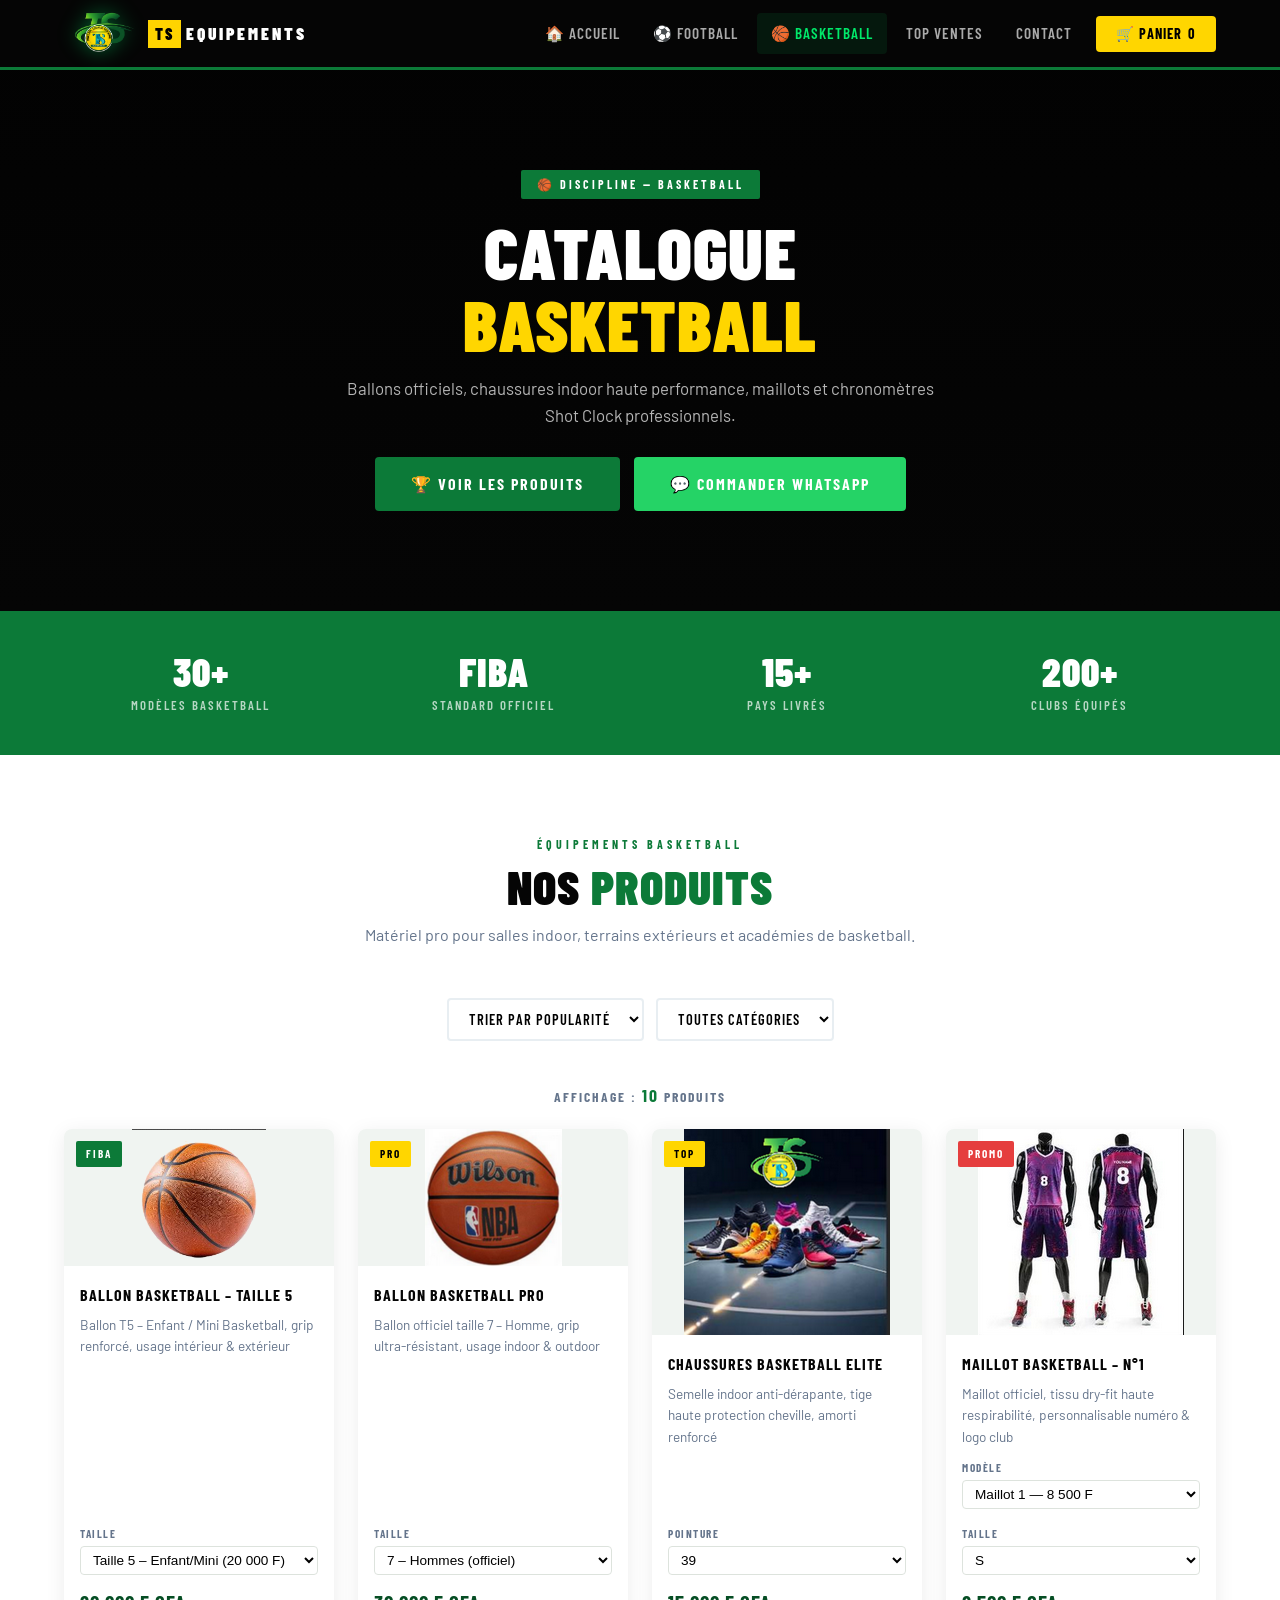
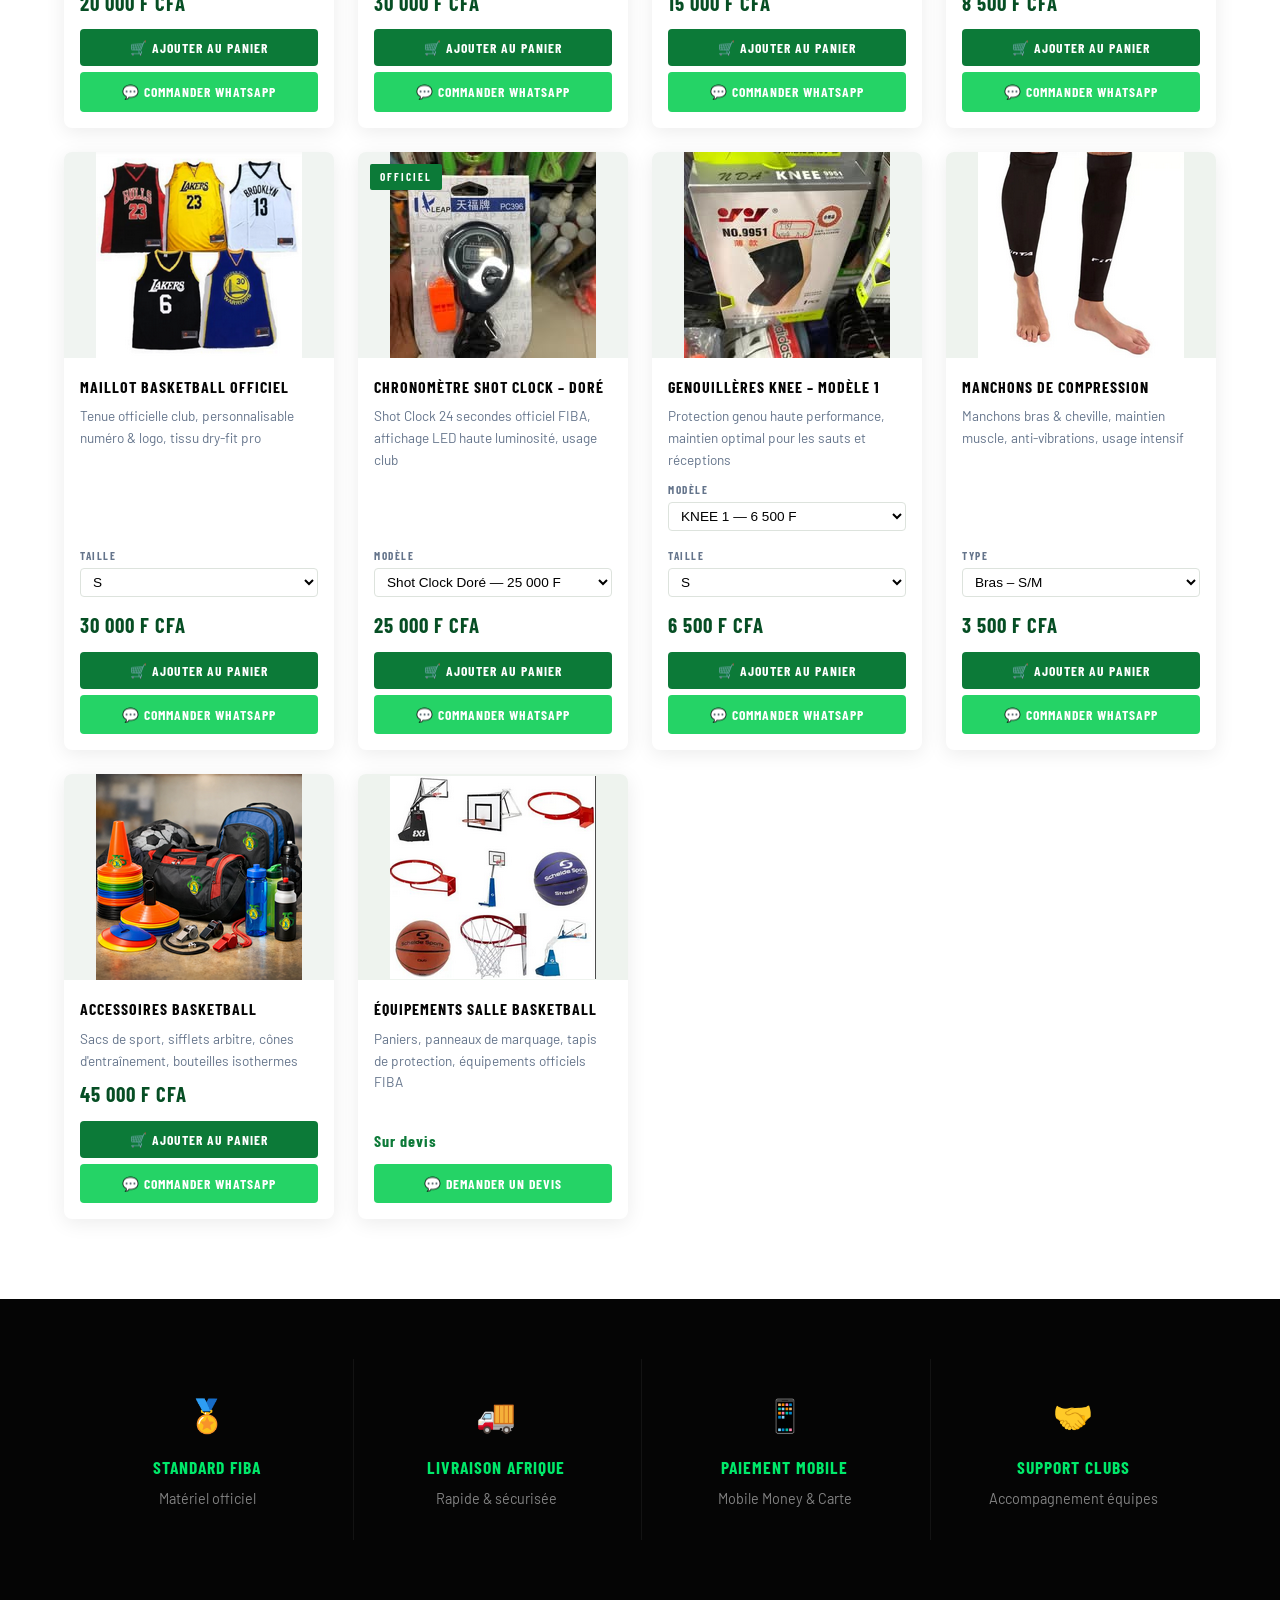
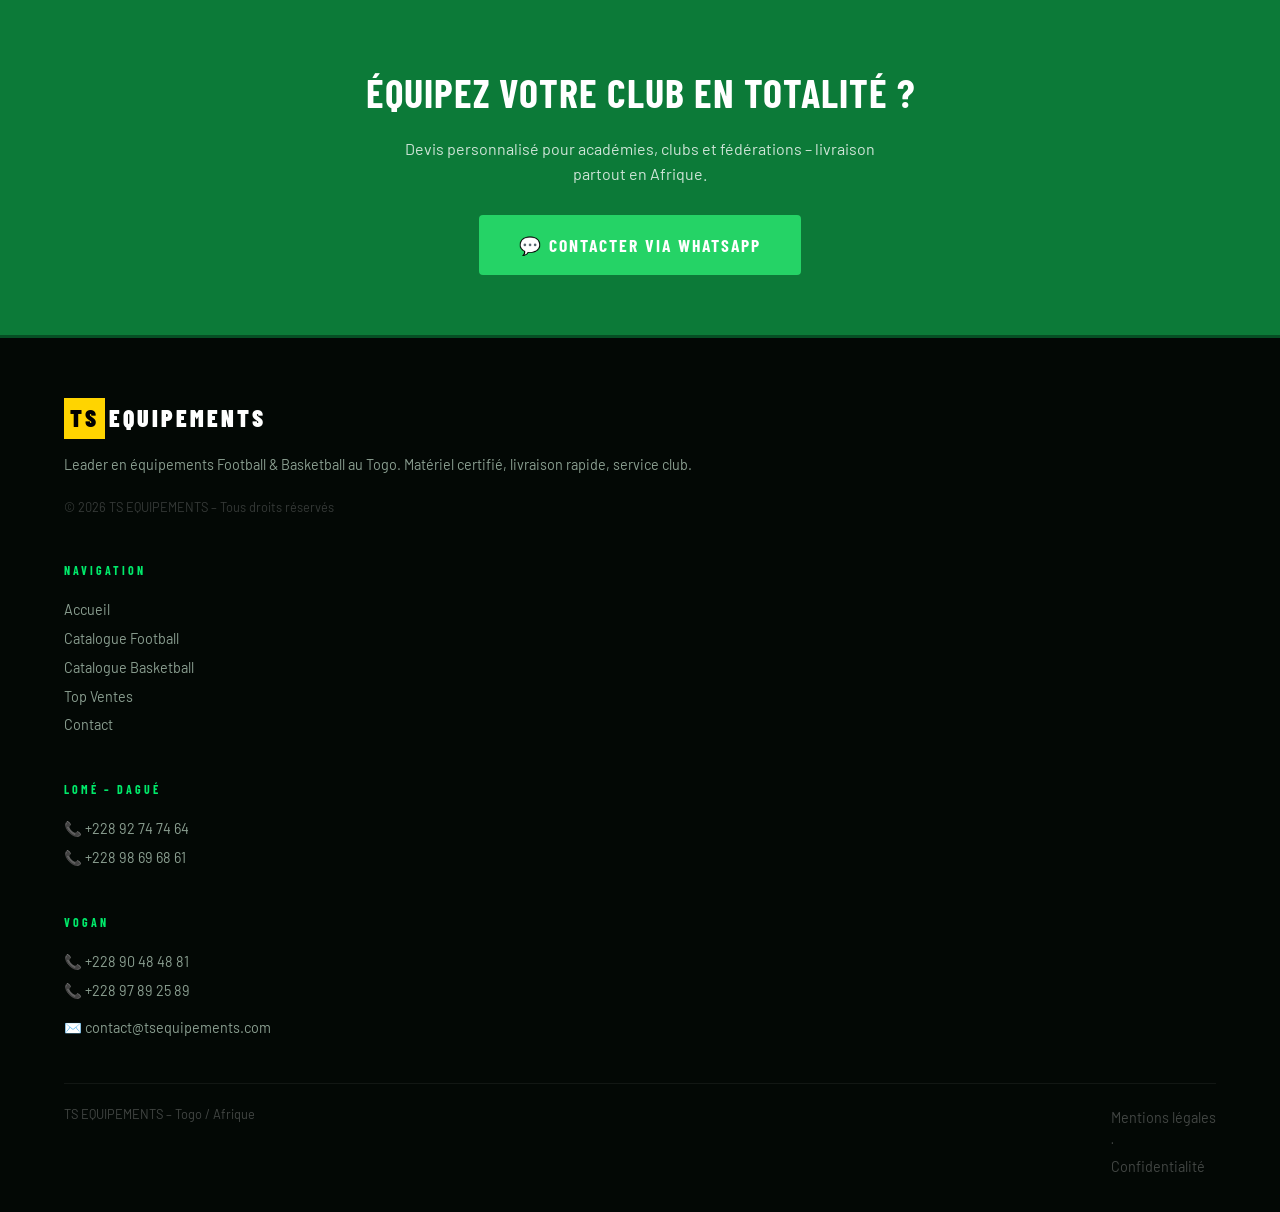
<file: pages/basketball.html>
<!DOCTYPE html>
<html lang="fr">
<head>
<meta charset="UTF-8">
<title>TS EQUIPEMENTS – Catalogue Basketball</title>
<meta name="viewport" content="width=device-width, initial-scale=1.0">
<meta name="description" content="Catalogue Basketball TS EQUIPEMENTS – Ballons officiels, chaussures, maillots et chronomètres professionnels au Togo et en Afrique.">
<meta property="og:title" content="TS EQUIPEMENTS – Catalogue Basketball">
<meta property="og:description" content="Équipements Basketball haute performance. Lomé & Vogan, Togo.">
<meta property="og:image" content="../assets/logo-ts.png">
<link rel="icon" href="../assets/logo-ts.png" type="image/png">
<link rel="preconnect" href="https://fonts.googleapis.com">
<link rel="preconnect" href="https://fonts.gstatic.com" crossorigin>
<link rel="stylesheet" href="../style.css">
<style>
/* ══ IMAGES PRODUITS — tailles réelles assets, miroir exact index.html ══ */
.pi-sq   { width:100%; height:206px; background:#f0f4f1; display:flex; align-items:center; justify-content:center; overflow:hidden; }
.pi-sq   img { width:206px; height:206px; object-fit:contain; transition:opacity .22s, transform .35s; }
.pi-land { width:100%; height:155px; background:#f0f4f1; display:flex; align-items:center; justify-content:center; overflow:hidden; }
.pi-land img { width:100%; max-width:206px; height:155px; object-fit:contain; transition:opacity .22s, transform .35s; }
/* Ballon Basketball Pro — 206×137 */
.pi-bball { width:100%; height:137px; background:#f0f4f1; display:flex; align-items:center; justify-content:center; overflow:hidden; }
.pi-bball img { width:100%; max-width:206px; height:137px; object-fit:contain; transition:opacity .22s, transform .35s; }
.pi-sq img:hover, .pi-land img:hover, .pi-bball img:hover { transform:scale(1.06); }
.img-fading { opacity:0 !important; }

/* ══ SÉLECTEUR MODÈLE — identique index.html ══ */
.model-sel { display:flex; flex-direction:column; gap:3px; margin:5px 0; }
.model-sel label { font-family:'Barlow Condensed',sans-serif; font-size:.7rem; font-weight:700; letter-spacing:1.5px; text-transform:uppercase; color:#64748b; }
.model-sel select { padding:5px 8px; border-radius:4px; border:1px solid #dde3dd; font-size:.85rem; background:white; cursor:pointer; outline:none; }
.model-sel select:focus { border-color:var(--green); }

/* ══ HEADER LOGO BADGE — identique index.html ══ */
.lt-ts {
  background:#ffd400; color:#000;
  font-family:'Barlow Condensed',sans-serif;
  font-weight:900; font-size:1rem; letter-spacing:2px;
  padding:2px 7px; margin-right:5px;
  display:inline-block; line-height:1.5;
}
.lt-equip {
  color:#ffffff;
  font-family:'Barlow Condensed',sans-serif;
  font-weight:900; font-size:1.1rem; letter-spacing:3px;
}

/* ══ FOOTER LOGO BADGE — identique index.html ══ */
.fl-ts  { background:#ffd400; color:#000; font-weight:900; padding:1px 6px; margin-right:4px; display:inline-block; }
.fl-equip { color:#ffffff; letter-spacing:3px; }

/* ══ COMPTEUR PRODUITS ══ */
.cat-count {
  text-align:center; margin-bottom:20px;
  font-family:'Barlow Condensed',sans-serif; font-size:.85rem;
  font-weight:700; letter-spacing:2px; color:var(--gray); text-transform:uppercase;
}
.cat-count span { color:var(--green); font-size:1.1rem; }

/* ══ PAGE HERO h1 ══ */
.page-hero h1 { color:white; }
.page-hero h1 .accent { color:var(--yellow); }
</style>
</head>
<body>

<div class="toast" id="toast">✔ Produit ajouté au panier !</div>

<!-- ════ HEADER ════ -->
<header>
  <div class="logo-box">
    <img src="../assets/logo-ts.png" alt="Logo TS EQUIPEMENTS">
    <div class="logo-text">
      <span class="lt-ts">TS</span><span class="lt-equip">EQUIPEMENTS</span>
    </div>
  </div>
  <div class="burger" id="burger" role="button" tabindex="0" aria-label="Menu">
    <div></div><div></div><div></div>
  </div>
  <nav>
    <div class="nav-links" id="nav-links">
      <a href="../index.html">🏠 Accueil</a>
      <a href="football.html">⚽ Football</a>
      <a href="basketball.html" class="active">🏀 Basketball</a>
      <a href="../index.html#bestsellers">Top Ventes</a>
      <a href="../index.html#contact">Contact</a>
    </div>
    <button class="cart-btn" aria-label="Panier">🛒 Panier <span id="cart-count">0</span></button>
  </nav>
</header>

<!-- ════ PAGE HERO ════ -->
<section class="page-hero">
  <div class="page-hero-bg" style="background-image:url('https://images.unsplash.com/photo-1546519638-68e109498ffc?auto=format&fit=crop&w=1600&q=80'); background-position:center;"></div>
  <div class="page-hero-overlay"></div>
  <div class="page-hero-content">
    <span class="hero-tag">🏀 Discipline — Basketball</span>
    <h1>CATALOGUE<br><span class="accent">BASKETBALL</span></h1>
    <p>Ballons officiels, chaussures indoor haute performance, maillots et chronomètres Shot Clock professionnels.</p>
    <div style="margin-top:28px; display:flex; gap:14px; justify-content:center; flex-wrap:wrap;">
      <a href="#catalogue" class="btn-primary">🏆 Voir les produits</a>
      <a href="https://wa.me/22892747464" target="_blank" rel="noopener" class="btn-whatsapp">💬 Commander WhatsApp</a>
    </div>
  </div>
</section>

<!-- ════ STATS ════ -->
<div class="stats-strip">
  <div class="stat-item"><h3>30+</h3><p>Modèles Basketball</p></div>
  <div class="stat-item"><h3>FIBA</h3><p>Standard officiel</p></div>
  <div class="stat-item"><h3>15+</h3><p>Pays livrés</p></div>
  <div class="stat-item"><h3>200+</h3><p>Clubs équipés</p></div>
</div>

<!-- ════ CATALOGUE ════ -->
<section class="section" id="catalogue" style="background:white;">
  <div class="section-header">
    <span class="eyebrow">Équipements Basketball</span>
    <h2>NOS <span>PRODUITS</span></h2>
    <p>Matériel pro pour salles indoor, terrains extérieurs et académies de basketball.</p>
  </div>

  <!-- FILTRES -->
  <div class="filter-bar">
    <select id="sort-sel" aria-label="Trier par">
      <option value="default">Trier par popularité</option>
      <option value="asc">Prix croissant</option>
      <option value="desc">Prix décroissant</option>
    </select>
    <select id="cat-sel" aria-label="Catégorie">
      <option value="all">Toutes catégories</option>
      <option value="ballons">🏀 Ballons</option>
      <option value="chaussures">👟 Chaussures</option>
      <option value="maillots">👕 Maillots</option>
      <option value="chronometres">⏱ Chronomètres</option>
      <option value="accessoires">🎽 Accessoires</option>
    </select>
  </div>

  <p class="cat-count">Affichage : <span id="prod-count">10</span> produits</p>

  <div class="product-grid" id="pgrid">

    <!-- ── 1. BALLON BASKETBALL (T5 & T6) ── -->
    <div class="product" data-category="ballons" data-price="20000">
      <div class="badge new">FIBA</div>
      <div class="pi-bball" id="wrap-bask-b">
        <img id="img-bask-b"
          src="../assets/bask ball taille 5 .png"
          alt="Ballon Basketball Taille 5"
          onerror="this.style.display='none';this.parentElement.innerHTML='<span style=font-size:3rem;opacity:.3>🏀</span>'">
      </div>
      <div class="product-body">
        <h4 id="name-bask-b">Ballon Basketball – Taille 5</h4>
        <p id="desc-bask-b">Ballon T5 – Enfant / Mini Basketball, grip renforcé, usage intérieur &amp; extérieur</p>
        <div class="model-sel">
          <label>Taille</label>
          <select onchange="changeBaskB(this.value)">
            <option value="5" selected>Taille 5 – Enfant/Mini (20 000 F)</option>
            <option value="6">Taille 6 – Femmes &amp; Juniors (25 000 F)</option>
          </select>
        </div>
        <div class="price" id="price-bask-b">20 000 F CFA</div>
        <div class="product-actions">
          <button class="add">🛒 Ajouter au panier</button>
          <a href="https://wa.me/22892747464" target="_blank" rel="noopener" class="whatsapp-btn">💬 Commander WhatsApp</a>
        </div>
      </div>
    </div>

    <!-- ── 2. BALLON BASKETBALL PRO (206×137) ── -->
    <div class="product" data-category="ballons" data-price="30000">
      <div class="badge">PRO</div>
      <div class="pi-bball">
        <img src="../assets/Ballon Basketball Pro.png"
          alt="Ballon Basketball Pro"
          onerror="this.style.display='none';this.parentElement.innerHTML='<span style=font-size:3rem;opacity:.3>🏀</span>'">
      </div>
      <div class="product-body">
        <h4>Ballon Basketball Pro</h4>
        <p>Ballon officiel taille 7 – Homme, grip ultra-résistant, usage indoor &amp; outdoor</p>
        <div class="model-sel">
          <label>Taille</label>
          <select>
            <option>5 – Enfant</option>
            <option>6 – Femmes/Juniors</option>
            <option selected>7 – Hommes (officiel)</option>
          </select>
        </div>
        <div class="price">30 000 F CFA</div>
        <div class="product-actions">
          <button class="add">🛒 Ajouter au panier</button>
          <a href="https://wa.me/22892747464" target="_blank" rel="noopener" class="whatsapp-btn">💬 Commander WhatsApp</a>
        </div>
      </div>
    </div>

    <!-- ── 3. CHAUSSURES BASKETBALL ELITE ── -->
    <div class="product" data-category="chaussures" data-price="15000">
      <div class="badge">TOP</div>
      <div class="pi-sq">
        <img src="../assets/Chaussures Basky Elite.png"
          alt="Chaussures Basketball Elite"
          onerror="this.style.display='none';this.parentElement.innerHTML='<span style=font-size:3rem;opacity:.3>👟</span>'">
      </div>
      <div class="product-body">
        <h4>Chaussures Basketball Elite</h4>
        <p>Semelle indoor anti-dérapante, tige haute protection cheville, amorti renforcé</p>
        <div class="model-sel">
          <label>Pointure</label>
          <select>
            <option>39</option><option>40</option><option>41</option>
            <option>42</option><option>43</option><option>44</option><option>45</option>
          </select>
        </div>
        <div class="price">15 000 F CFA</div>
        <div class="product-actions">
          <button class="add">🛒 Ajouter au panier</button>
          <a href="https://wa.me/22892747464" target="_blank" rel="noopener" class="whatsapp-btn">💬 Commander WhatsApp</a>
        </div>
      </div>
    </div>

    <!-- ── 4. MAILLOT BASKETBALL (12 modèles dynamiques) ── -->
    <div class="product" data-category="maillots" data-price="8500">
      <div class="badge promo">PROMO</div>
      <div class="pi-sq" id="wrap-bmaillot">
        <img id="img-bmaillot"
          src="../assets/Maillot de basketball 1.png"
          alt="Maillot Basketball 1"
          onerror="this.style.display='none';this.parentElement.innerHTML='<span style=font-size:3rem;opacity:.3>👕</span>'">
      </div>
      <div class="product-body">
        <h4 id="name-bmaillot">Maillot Basketball – N°1</h4>
        <p>Maillot officiel, tissu dry-fit haute respirabilité, personnalisable numéro &amp; logo club</p>
        <div class="model-sel">
          <label>Modèle</label>
          <select onchange="changeBMaillotB(this.value)">
            <option value="1">Maillot 1 — 8 500 F</option>
            <option value="2">Maillot 2 — 8 500 F</option>
            <option value="3">Maillot 3 — 7 500 F</option>
            <option value="4">Maillot 4 — 8 500 F</option>
            <option value="5">Maillot 5 — 7 500 F</option>
            <option value="6">Maillot 6 — 6 500 F</option>
            <option value="7">Maillot 7 — 7 500 F</option>
            <option value="8">Maillot 8 — 7 500 F</option>
            <option value="9">Maillot 9 — 7 500 F</option>
            <option value="10">Maillot 10 — 6 500 F</option>
            <option value="11">Maillot 11 — 8 500 F</option>
            <option value="12">Maillot 12 — 7 500 F</option>
          </select>
        </div>
        <div class="model-sel">
          <label>Taille</label>
          <select><option>S</option><option>M</option><option>L</option><option>XL</option><option>XXL</option></select>
        </div>
        <div class="price" id="price-bmaillot">8 500 F CFA</div>
        <div class="product-actions">
          <button class="add">🛒 Ajouter au panier</button>
          <a href="https://wa.me/22892747464" target="_blank" rel="noopener" class="whatsapp-btn">💬 Commander WhatsApp</a>
        </div>
      </div>
    </div>

    <!-- ── 5. MAILLOT BASKETBALL OFFICIEL ── -->
    <div class="product" data-category="maillots" data-price="30000">
      <div class="pi-sq">
        <img src="../assets/Maillot Basketball Officiel.png"
          alt="Maillot Basketball Officiel"
          onerror="this.style.display='none';this.parentElement.innerHTML='<span style=font-size:3rem;opacity:.3>👕</span>'">
      </div>
      <div class="product-body">
        <h4>Maillot Basketball Officiel</h4>
        <p>Tenue officielle club, personnalisable numéro &amp; logo, tissu dry-fit pro</p>
        <div class="model-sel">
          <label>Taille</label>
          <select><option>S</option><option>M</option><option>L</option><option>XL</option><option>XXL</option></select>
        </div>
        <div class="price">30 000 F CFA</div>
        <div class="product-actions">
          <button class="add">🛒 Ajouter au panier</button>
          <a href="https://wa.me/22892747464" target="_blank" rel="noopener" class="whatsapp-btn">💬 Commander WhatsApp</a>
        </div>
      </div>
    </div>

    <!-- ── 6. CHRONOMÈTRE SHOT CLOCK (2 modèles) ── -->
    <div class="product" data-category="chronometres" data-price="25000">
      <div class="badge new">OFFICIEL</div>
      <div class="pi-sq" id="wrap-chrono-b">
        <img id="img-chrono-b"
          src="../assets/Chronomètre shot clock d.png"
          alt="Shot Clock Doré"
          onerror="this.style.display='none';this.parentElement.innerHTML='<span style=font-size:3rem;opacity:.3>⏱</span>'">
      </div>
      <div class="product-body">
        <h4 id="name-chrono-b">Chronomètre Shot Clock – Doré</h4>
        <p>Shot Clock 24 secondes officiel FIBA, affichage LED haute luminosité, usage club</p>
        <div class="model-sel">
          <label>Modèle</label>
          <select onchange="changeChronoB(this.value)">
            <option value="d" selected>Shot Clock Doré — 25 000 F</option>
            <option value="j">Shot Clock Jaune — 30 000 F</option>
          </select>
        </div>
        <div class="price" id="price-chrono-b">25 000 F CFA</div>
        <div class="product-actions">
          <button class="add">🛒 Ajouter au panier</button>
          <a href="https://wa.me/22892747464" target="_blank" rel="noopener" class="whatsapp-btn">💬 Commander WhatsApp</a>
        </div>
      </div>
    </div>

    <!-- ── 7. GENOUILLÈRES KNEE (4 modèles) ── -->
    <div class="product" data-category="accessoires" data-price="6500">
      <div class="pi-sq">
        <img id="img-knee-b"
          src="../assets/Genouillères KNEE 1.png"
          alt="Genouillères KNEE 1"
          onerror="this.style.display='none';this.parentElement.innerHTML='<span style=font-size:3rem;opacity:.3>🦵</span>'">
      </div>
      <div class="product-body">
        <h4 id="name-knee-b">Genouillères KNEE – Modèle 1</h4>
        <p>Protection genou haute performance, maintien optimal pour les sauts et réceptions</p>
        <div class="model-sel">
          <label>Modèle</label>
          <select onchange="changeKneeB(this.value)">
            <option value="1">KNEE 1 — 6 500 F</option>
            <option value="2">KNEE 2 — 6 500 F</option>
            <option value="v">KNEE V — 7 500 F</option>
            <option value="x">KNEE X — 8 500 F</option>
          </select>
        </div>
        <div class="model-sel">
          <label>Taille</label>
          <select><option>S</option><option>M</option><option>L</option><option>XL</option></select>
        </div>
        <div class="price" id="price-knee-b">6 500 F CFA</div>
        <div class="product-actions">
          <button class="add">🛒 Ajouter au panier</button>
          <a href="https://wa.me/22892747464" target="_blank" rel="noopener" class="whatsapp-btn">💬 Commander WhatsApp</a>
        </div>
      </div>
    </div>

    <!-- ── 8. MANCHONS DE COMPRESSION ── [BUG CORRIGÉ : balise <img> manquante] -->
    <div class="product" data-category="accessoires" data-price="3500">
      <div class="pi-sq" style="background:#eef3ee;">
        <img src="../assets/Manchons de Compression.png"
          alt="Manchons de Compression"
          onerror="this.style.display='none';this.parentElement.innerHTML='<span style=font-size:3rem;opacity:.3>💪</span>'">
      </div>
      <div class="product-body">
        <h4>Manchons de Compression</h4>
        <p>Manchons bras &amp; cheville, maintien muscle, anti-vibrations, usage intensif</p>
        <div class="model-sel">
          <label>Type</label>
          <select>
            <option>Bras – S/M</option>
            <option>Bras – L/XL</option>
            <option>Cheville – S/M</option>
            <option>Cheville – L/XL</option>
          </select>
        </div>
        <div class="price">3 500 F CFA</div>
        <div class="product-actions">
          <button class="add">🛒 Ajouter au panier</button>
          <a href="https://wa.me/22892747464" target="_blank" rel="noopener" class="whatsapp-btn">💬 Commander WhatsApp</a>
        </div>
      </div>
    </div>

    <!-- ── 9. ACCESSOIRES BASKETBALL ── [BUG CORRIGÉ : data-price aligné sur le prix affiché 45 000 F] -->
    <div class="product" data-category="accessoires" data-price="45000">
      <div class="pi-sq">
        <img src="../assets/Accessoires sportero.png"
          alt="Accessoires Basketball"
          onerror="this.style.display='none';this.parentElement.innerHTML='<span style=font-size:3rem;opacity:.3>🎽</span>'">
      </div>
      <div class="product-body">
        <h4>Accessoires Basketball</h4>
        <p>Sacs de sport, sifflets arbitre, cônes d'entraînement, bouteilles isothermes</p>
        <div class="price">45 000 F CFA</div>
        <div class="product-actions">
          <button class="add">🛒 Ajouter au panier</button>
          <a href="https://wa.me/22892747464" target="_blank" rel="noopener" class="whatsapp-btn">💬 Commander WhatsApp</a>
        </div>
      </div>
    </div>

    <!-- ── 10. ÉQUIPEMENTS SALLE (sur devis) ── [BUG CORRIGÉ : balise <img> fermée correctement] -->
    <div class="product" data-category="accessoires" data-price="0">
      <div class="pi-sq" style="background:#eef3ee;">
        <img src="../assets/Équipements Salle Basketball.png"
          alt="Équipements Salle Basketball"
          onerror="this.style.display='none';this.parentElement.innerHTML='<span style=font-size:3rem;opacity:.3>🏀</span>'">
      </div>
      <div class="product-body">
        <h4>Équipements Salle Basketball</h4>
        <p>Paniers, panneaux de marquage, tapis de protection, équipements officiels FIBA</p>
        <div class="price" style="color:var(--green); font-size:1rem;">Sur devis</div>
        <div class="product-actions">
          <a href="https://wa.me/22892747464" target="_blank" rel="noopener" class="whatsapp-btn">💬 Demander un devis</a>
        </div>
      </div>
    </div>

  </div><!-- /product-grid -->
</section>

<!-- ════ AVANTAGES ════ -->
<div class="advantages-strip">
  <div class="adv-item"><div class="adv-icon">🏅</div><h3>Standard FIBA</h3><p>Matériel officiel</p></div>
  <div class="adv-item"><div class="adv-icon">🚚</div><h3>Livraison Afrique</h3><p>Rapide &amp; sécurisée</p></div>
  <div class="adv-item"><div class="adv-icon">📱</div><h3>Paiement Mobile</h3><p>Mobile Money &amp; Carte</p></div>
  <div class="adv-item"><div class="adv-icon">🤝</div><h3>Support Clubs</h3><p>Accompagnement équipes</p></div>
</div>

<!-- ════ CTA COMMANDE GROUPÉE ════ -->
<section style="background:var(--green); padding:60px 5%; text-align:center;">
  <h2 style="color:white; font-size:clamp(1.6rem,4vw,2.5rem); margin-bottom:12px;">ÉQUIPEZ VOTRE CLUB EN TOTALITÉ ?</h2>
  <p style="color:rgba(255,255,255,.8); max-width:500px; margin:0 auto 28px;">Devis personnalisé pour académies, clubs et fédérations – livraison partout en Afrique.</p>
  <a href="https://wa.me/22892747464" target="_blank" rel="noopener" class="btn-whatsapp" style="font-size:1.1rem; padding:16px 40px; display:inline-flex;">💬 Contacter via WhatsApp</a>
</section>

<!-- ════ FOOTER ════ -->
<footer>
  <div class="footer-grid">
    <div>
      <div class="footer-logo-text">
        <span class="fl-ts">TS</span><span class="fl-equip">EQUIPEMENTS</span>
      </div>
      <p>Leader en équipements Football &amp; Basketball au Togo. Matériel certifié, livraison rapide, service club.</p>
      <p style="margin-top:16px; color:rgba(255,255,255,.2); font-size:.8rem;">© 2026 TS EQUIPEMENTS – Tous droits réservés</p>
    </div>
    <div>
      <h4>Navigation</h4>
      <a href="../index.html">Accueil</a>
      <a href="football.html">Catalogue Football</a>
      <a href="basketball.html">Catalogue Basketball</a>
      <a href="../index.html#bestsellers">Top Ventes</a>
      <a href="../index.html#contact">Contact</a>
    </div>
    <div>
      <h4>Lomé – Dagué</h4>
      <p>📞 +228 92 74 74 64</p>
      <p>📞 +228 98 69 68 61</p>
    </div>
    <div>
      <h4>Vogan</h4>
      <p>📞 +228 90 48 48 81</p>
      <p>📞 +228 97 89 25 89</p>
      <p style="margin-top:8px;"><a href="mailto:contact@tsequipements.com">✉️ contact@tsequipements.com</a></p>
    </div>
  </div>
  <div class="footer-bottom">
    <span>TS EQUIPEMENTS – Togo / Afrique</span>
    <span><a href="#">Mentions légales</a> · <a href="#">Confidentialité</a></span>
  </div>
</footer>

<!-- ════ SCRIPTS ════ -->
<script>
/* ─── Utilitaire swap image avec fondu — identique index.html ─── */
function swapImg(id, src, alt) {
  var el = document.getElementById(id);
  if (!el) return;
  el.classList.add('img-fading');
  setTimeout(function () {
    el.src = src; el.alt = alt || '';
    el.classList.remove('img-fading');
  }, 220);
}

/* ─── 1. BALLON BASKETBALL T5 / T6 ─── */
var baskMapB = {
  '5': { src: '../assets/bask ball taille 5 .png', alt: 'Ballon Basketball T5', name: 'Ballon Basketball – Taille 5', desc: 'Ballon T5 – Enfant / Mini Basketball, grip renforcé, indoor & outdoor',           price: '20 000 F CFA' },
  '6': { src: '../assets/bask ball taille 6 .png', alt: 'Ballon Basketball T6', name: 'Ballon Basketball – Taille 6', desc: 'Ballon officiel T6 – Femmes & Juniors, usage indoor & outdoor',                   price: '25 000 F CFA' }
};
function changeBaskB(t) {
  var d = baskMapB[t]; if (!d) return;
  swapImg('img-bask-b', d.src, d.alt);
  document.getElementById('name-bask-b').textContent  = d.name;
  document.getElementById('desc-bask-b').textContent  = d.desc;
  document.getElementById('price-bask-b').textContent = d.price;
}

/* ─── 2. MAILLOT BASKETBALL (12 modèles) ─── */
var bmaillotPricesB = { '1':8500,'2':8500,'3':7500,'4':8500,'5':7500,'6':6500,'7':7500,'8':7500,'9':7500,'10':6500,'11':8500,'12':7500 };
function changeBMaillotB(v) {
  swapImg('img-bmaillot', '../assets/Maillot de basketball ' + v + '.png', 'Maillot Basketball N°' + v);
  document.getElementById('name-bmaillot').textContent  = 'Maillot Basketball – N°' + v;
  document.getElementById('price-bmaillot').textContent = (bmaillotPricesB[v] || 7500).toLocaleString('fr-FR') + ' F CFA';
}

/* ─── 3. CHRONOMÈTRE SHOT CLOCK ─── */
var chronoMapB = {
  'd': { src: '../assets/Chronomètre shot clock d.png', alt: 'Shot Clock Doré',  name: 'Chronomètre Shot Clock – Doré',  price: '25 000 F CFA' },
  'j': { src: '../assets/Chronomètre shot clock j.png', alt: 'Shot Clock Jaune', name: 'Chronomètre Shot Clock – Jaune', price: '30 000 F CFA' }
};
function changeChronoB(v) {
  var d = chronoMapB[v]; if (!d) return;
  swapImg('img-chrono-b', d.src, d.alt);
  document.getElementById('name-chrono-b').textContent  = d.name;
  document.getElementById('price-chrono-b').textContent = d.price;
}

/* ─── 4. GENOUILLÈRES KNEE ─── */
var kneeMapB = {
  '1': { src: '../assets/Genouillères KNEE 1.png', name: 'Genouillères KNEE – Modèle 1', price: '6 500 F CFA' },
  '2': { src: '../assets/Genouillères KNEE 2.png', name: 'Genouillères KNEE – Modèle 2', price: '6 500 F CFA' },
  'v': { src: '../assets/Genouillères KNEE v.png', name: 'Genouillères KNEE – Modèle V', price: '7 500 F CFA' },
  'x': { src: '../assets/Genouillères KNEE x.png', name: 'Genouillères KNEE – Modèle X', price: '8 500 F CFA' }
};
function changeKneeB(v) {
  var d = kneeMapB[v]; if (!d) return;
  swapImg('img-knee-b', d.src, d.name);
  document.getElementById('name-knee-b').textContent  = d.name;
  document.getElementById('price-knee-b').textContent = d.price;
}

/* ─── PANIER ─── */
var cartCount = 0;
function showToast(msg) {
  var t = document.getElementById('toast');
  t.textContent = msg; t.classList.add('show');
  setTimeout(function () { t.classList.remove('show'); }, 2800);
}
document.querySelectorAll('.add').forEach(function (b) {
  b.addEventListener('click', function () {
    cartCount++;
    document.getElementById('cart-count').textContent = cartCount;
    showToast('✔ Produit ajouté au panier !');
  });
});

/* ─── BURGER ─── */
var burger = document.getElementById('burger');
var navEl   = document.getElementById('nav-links');
burger.addEventListener('click', function () { navEl.classList.toggle('show'); });
burger.addEventListener('keydown', function (e) { if (e.key === 'Enter') navEl.classList.toggle('show'); });

/* ─── FILTRES ─── */
var sortSel = document.getElementById('sort-sel');
var catSel  = document.getElementById('cat-sel');
var grid    = document.getElementById('pgrid');
function applyFilters() {
  var cat   = catSel.value;
  var sort  = sortSel.value;
  var cards = Array.from(grid.querySelectorAll('.product'));
  cards.forEach(function (c) {
    c.style.display = (cat === 'all' || c.dataset.category === cat) ? '' : 'none';
  });
  var visible = cards.filter(function (c) { return c.style.display !== 'none'; });
  visible.sort(function (a, b) {
    if (sort === 'asc')  return +a.dataset.price - +b.dataset.price;
    if (sort === 'desc') return +b.dataset.price - +a.dataset.price;
    return 0;
  });
  visible.forEach(function (c) { grid.appendChild(c); });
  document.getElementById('prod-count').textContent = visible.length;
}
sortSel.addEventListener('change', applyFilters);
catSel.addEventListener('change',  applyFilters);
</script>
</body>
</html>
</file>
<file: style.css>
/* ===========================
   TS EQUIPEMENTS – GLOBAL CSS
   STYLE ULTRA SPORTIF
   =========================== */

@import url('https://fonts.googleapis.com/css2?family=Barlow+Condensed:ital,wght@0,400;0,600;0,700;0,900;1,700&family=Barlow:wght@400;500;600&display=swap');

:root {
  --green:      #0c7a38;
  --green-dark: #064e24;
  --green-neon: #00e96a;
  --yellow:     #ffd600;
  --black:      #050505;
  --white:      #ffffff;
  --gray:       #64748b;
  --gray-light: #e8eef2;
  --bg:         #0a0a0a;
  --bg-card:    #111a14;
  --bg-light:   #f0f5f1;
}

*, *::before, *::after { margin:0; padding:0; box-sizing:border-box; }

html { scroll-behavior: smooth; }

body {
  font-family: 'Barlow', sans-serif;
  background: var(--bg-light);
  color: var(--black);
  line-height: 1.6;
  overflow-x: hidden;
}

h1, h2, h3, h4, h5 {
  font-family: 'Barlow Condensed', sans-serif;
  text-transform: uppercase;
  letter-spacing: 1px;
}

a { text-decoration: none; color: inherit; }
button { cursor: pointer; border: none; font-family: 'Barlow Condensed', sans-serif; text-transform: uppercase; letter-spacing: 1px; }
img { max-width: 100%; }

/* ====== SCROLLBAR ====== */
::-webkit-scrollbar { width: 6px; }
::-webkit-scrollbar-track { background: var(--black); }
::-webkit-scrollbar-thumb { background: var(--green); border-radius: 3px; }

/* ====== HEADER ====== */
header {
  background: var(--black);
  padding: 0 5%;
  display: flex;
  justify-content: space-between;
  align-items: center;
  position: sticky;
  top: 0;
  z-index: 1000;
  border-bottom: 3px solid var(--green);
  height: 70px;
}

.logo-box { display: flex; align-items: center; gap: 12px; }
.logo-box img { height: 48px; filter: drop-shadow(0 0 10px rgba(0,233,106,0.4)); }
.logo-text {
  color: white;
  font-family: 'Barlow Condensed', sans-serif;
  font-size: 1.2rem;
  font-weight: 900;
  letter-spacing: 3px;
  text-transform: uppercase;
}
/* Ne plus écraser les spans enfants — les classes .lt-ts / .lt-equip gèrent leurs propres couleurs */
.logo-text > span:not(.lt-ts):not(.lt-equip) { color: var(--green-neon); }

nav { display: flex; align-items: center; gap: 10px; }

.nav-links { display: flex; align-items: center; gap: 5px; }
.nav-links a {
  color: #aaa;
  font-family: 'Barlow Condensed', sans-serif;
  font-size: 0.95rem;
  font-weight: 600;
  letter-spacing: 1px;
  text-transform: uppercase;
  padding: 8px 14px;
  border-radius: 4px;
  transition: all 0.2s;
}
.nav-links a:hover, .nav-links a.active {
  color: var(--green-neon);
  background: rgba(0,233,106,0.08);
}

.cart-btn {
  background: var(--yellow);
  color: black;
  padding: 9px 20px;
  border-radius: 4px;
  font-family: 'Barlow Condensed', sans-serif;
  font-size: 0.9rem;
  font-weight: 700;
  letter-spacing: 1px;
  text-transform: uppercase;
  display: flex;
  align-items: center;
  gap: 6px;
  transition: background 0.2s;
  cursor: pointer;
  border: none;
}
.cart-btn:hover { background: #ffe83d; }

/* BURGER */
.burger { display: none; flex-direction: column; gap: 5px; cursor: pointer; padding: 4px; }
.burger div { width: 26px; height: 3px; background: white; border-radius: 2px; transition: 0.3s; }

/* ====== HERO ====== */
.hero {
  position: relative;
  min-height: 92vh;
  display: flex;
  align-items: center;
  justify-content: center;
  text-align: center;
  overflow: hidden;
  background: var(--black);
}
.hero-bg {
  position: absolute; inset: 0;
  background-size: cover; background-position: center;
  opacity: 0.98;
  transform: scale(1.05);
  animation: heroZoom 12s ease-in-out infinite alternate;
}
@keyframes heroZoom { from { transform: scale(1.05); } to { transform: scale(1.12); } }

.hero-overlay {
  position: absolute; inset: 0;
  background: linear-gradient(180deg, rgba(0,0,0,0.3) 0%, rgba(5,5,5,0.85) 100%);
}
/* Diagonal accent */
.hero::after {
  content: '';
  position: absolute;
  bottom: -2px; left: 0; right: 0;
  height: 80px;
  background: var(--bg-light);
  clip-path: polygon(0 100%, 100% 0, 100% 100%);
}

.hero-content {
  position: relative;
  z-index: 2;
  padding: 40px 8%;
  max-width: 900px;
}

.hero-logo {
  width: 120px;
  margin-bottom: 24px;
  filter: drop-shadow(0 0 30px rgba(0,233,106,0.6));
  animation: logoPulse 3s ease-in-out infinite;
}
@keyframes logoPulse {
  0%, 100% { filter: drop-shadow(0 0 20px rgba(0,233,106,0.5)); }
  50%       { filter: drop-shadow(0 0 40px rgba(0,233,106,0.9)); }
}

.hero-tag {
  display: inline-block;
  background: var(--green);
  color: white;
  font-family: 'Barlow Condensed', sans-serif;
  font-size: 0.75rem;
  font-weight: 700;
  letter-spacing: 3px;
  text-transform: uppercase;
  padding: 5px 16px;
  border-radius: 2px;
  margin-bottom: 16px;
}

.hero h1 {
  font-size: clamp(2.8rem, 7vw, 5.5rem);
  font-weight: 900;
  color: white;
  line-height: 1;
  margin-bottom: 20px;
}
.hero h1 span:not(.hb-ts):not(.hb-equip):not(.hb-sport):not(.hero-brand-line1) { color: var(--yellow); }

.hero p {
  font-size: 1.15rem;
  color: rgba(255,255,255,0.75);
  max-width: 600px;
  margin: 0 auto 32px;
  font-weight: 400;
}

.hero-ctas { display: flex; gap: 16px; justify-content: center; flex-wrap: wrap; }

.btn-primary {
  background: var(--green);
  color: white;
  padding: 14px 36px;
  border-radius: 4px;
  font-family: 'Barlow Condensed', sans-serif;
  font-size: 1rem;
  font-weight: 700;
  letter-spacing: 2px;
  text-transform: uppercase;
  transition: all 0.2s;
  display: inline-flex; align-items: center; gap: 8px;
}
.btn-primary:hover { background: var(--green-neon); color: black; transform: translateY(-2px); }

.btn-whatsapp {
  background: #25D366;
  color: white;
  padding: 14px 36px;
  border-radius: 4px;
  font-family: 'Barlow Condensed', sans-serif;
  font-size: 1rem;
  font-weight: 700;
  letter-spacing: 2px;
  text-transform: uppercase;
  transition: all 0.2s;
  display: inline-flex; align-items: center; gap: 8px;
}
.btn-whatsapp:hover { background: #20b857; transform: translateY(-2px); }

/* ====== SECTION TITLES ====== */
.section { padding: 80px 5%; }

.section-header {
  text-align: center;
  margin-bottom: 50px;
}
.section-header .eyebrow {
  font-family: 'Barlow Condensed', sans-serif;
  font-size: 0.75rem;
  font-weight: 700;
  letter-spacing: 4px;
  color: var(--green);
  text-transform: uppercase;
  display: block;
  margin-bottom: 8px;
}
.section-header h2 {
  font-size: clamp(2rem, 4vw, 3rem);
  font-weight: 900;
  color: var(--black);
  line-height: 1;
}
.section-header h2 span { color: var(--green); }
.section-header p {
  color: var(--gray);
  max-width: 550px;
  margin: 12px auto 0;
  font-size: 1rem;
}

/* ====== SPORT CARDS ====== */
.sports-grid {
  display: grid;
  grid-template-columns: repeat(auto-fit, minmax(280px, 1fr));
  gap: 24px;
}

.sport-card {
  position: relative;
  border-radius: 8px;
  overflow: hidden;
  background: var(--black);
  aspect-ratio: 4/3;
  cursor: pointer;
  display: flex;
  align-items: flex-end;
  transition: transform 0.3s;
}
.sport-card:hover { transform: scale(1.02); }
.sport-card-bg {
  position: absolute; inset: 0;
  background-size: cover; background-position: center;
  transition: transform 0.4s;
}
.sport-card:hover .sport-card-bg { transform: scale(1.08); }
.sport-card-overlay {
  position: absolute; inset: 0;
  background: linear-gradient(0deg, rgba(0,0,0,0.9) 0%, rgba(0,0,0,0.1) 60%);
}
.sport-card-content {
  position: relative; z-index: 2;
  padding: 28px 24px;
  width: 100%;
}
.sport-card-content h3 {
  font-size: 2rem;
  font-weight: 900;
  color: white;
  margin-bottom: 8px;
}
.sport-card-content p { color: rgba(255,255,255,0.7); font-size: 0.9rem; margin-bottom: 16px; }
.sport-card-link {
  display: inline-flex; align-items: center; gap: 6px;
  color: var(--yellow);
  font-family: 'Barlow Condensed', sans-serif;
  font-size: 0.85rem;
  font-weight: 700;
  letter-spacing: 2px;
  text-transform: uppercase;
  transition: gap 0.2s;
}
.sport-card:hover .sport-card-link { gap: 12px; }

/* ====== PRODUCT CARDS ====== */
.product-grid {
  display: grid;
  grid-template-columns: repeat(auto-fill, minmax(220px, 1fr));
  gap: 24px;
}

.product {
  background: white;
  border-radius: 8px;
  overflow: hidden;
  box-shadow: 0 4px 20px rgba(0,0,0,0.08);
  transition: all 0.3s;
  position: relative;
  display: flex;
  flex-direction: column;
}
.product:hover { transform: translateY(-8px); box-shadow: 0 20px 40px rgba(0,0,0,0.15); }
.product:hover .product-img img { transform: scale(1.06); }

.badge {
  position: absolute;
  top: 12px; left: 12px;
  background: var(--yellow);
  color: black;
  font-family: 'Barlow Condensed', sans-serif;
  font-size: 0.7rem;
  font-weight: 700;
  letter-spacing: 2px;
  text-transform: uppercase;
  padding: 4px 10px;
  border-radius: 2px;
  z-index: 2;
}
.badge.new { background: var(--green); color: white; }
.badge.promo { background: #e53e3e; color: white; }

.product-img {
  width: 100%;
  height: 180px;
  overflow: hidden;
  background: var(--gray-light);
  display: flex; align-items: center; justify-content: center;
}
.product-img img {
  width: 100%;
  height: 100%;
  object-fit: cover;
  transition: transform 0.4s;
}
/* Fallback for missing images */
.product-img .img-placeholder {
  font-size: 3rem;
  opacity: 0.3;
}

.product-body {
  padding: 16px;
  flex: 1;
  display: flex;
  flex-direction: column;
  gap: 6px;
}
.product-body h4 {
  font-size: 1rem;
  font-weight: 700;
  color: var(--black);
}
.product-body p {
  font-size: 0.85rem;
  color: var(--gray);
  flex: 1;
}

.product-options { margin: 4px 0; }
.product-options label {
  font-size: 0.8rem;
  font-weight: 600;
  color: var(--gray);
  font-family: 'Barlow Condensed', sans-serif;
  letter-spacing: 1px;
  text-transform: uppercase;
}
.product-options select {
  padding: 4px 8px;
  border-radius: 4px;
  border: 1px solid var(--gray-light);
  font-size: 0.85rem;
  margin-left: 6px;
  background: white;
}

.price {
  color: var(--green-dark);
  font-family: 'Barlow Condensed', sans-serif;
  font-weight: 700;
  font-size: 1.3rem;
  letter-spacing: 1px;
}

.product-actions { display: flex; flex-direction: column; gap: 6px; margin-top: 4px; }

.add {
  background: var(--green);
  color: white;
  padding: 10px;
  border-radius: 4px;
  font-size: 0.85rem;
  font-weight: 700;
  letter-spacing: 1px;
  transition: all 0.2s;
  width: 100%;
}
.add:hover { background: var(--green-neon); color: black; }

.whatsapp-btn {
  display: block;
  padding: 9px;
  background: #25D366;
  color: white;
  border-radius: 4px;
  font-family: 'Barlow Condensed', sans-serif;
  font-size: 0.85rem;
  font-weight: 700;
  letter-spacing: 1px;
  text-transform: uppercase;
  text-align: center;
  transition: background 0.2s;
}
.whatsapp-btn:hover { background: #20b857; }

/* ====== PRODUCT CAROUSEL (index) ====== */
.product-carousel {
  display: grid;
  grid-auto-flow: column;
  grid-auto-columns: minmax(240px, 1fr);
  gap: 20px;
  overflow-x: auto;
  scroll-snap-type: x mandatory;
  padding-bottom: 16px;
  -ms-overflow-style: none;
  scrollbar-width: none;
}
.product-carousel::-webkit-scrollbar { display: none; }
.product-carousel .product { scroll-snap-align: start; }

@media(min-width: 1024px) {
  .product-carousel {
    grid-auto-flow: unset;
    grid-template-columns: repeat(auto-fill, minmax(220px, 1fr));
    overflow-x: unset;
  }
}

/* ====== ADVANTAGES ====== */
.advantages-strip {
  background: var(--black);
  padding: 60px 5%;
  display: grid;
  grid-template-columns: repeat(auto-fit, minmax(180px, 1fr));
  gap: 2px;
}
.adv-item {
  text-align: center;
  padding: 30px 20px;
  border-left: 1px solid rgba(255,255,255,0.06);
  transition: background 0.2s;
}
.adv-item:first-child { border-left: none; }
.adv-item:hover { background: rgba(0,233,106,0.05); }
.adv-icon { font-size: 2rem; margin-bottom: 12px; }
.adv-item h3 {
  font-size: 1.1rem;
  font-weight: 700;
  color: var(--green-neon);
  margin-bottom: 6px;
}
.adv-item p { color: rgba(255,255,255,0.5); font-size: 0.9rem; }

/* ====== BRANDS ====== */
.brands-strip {
  background: white;
  padding: 40px 5%;
  display: flex;
  flex-wrap: wrap;
  justify-content: center;
  align-items: center;
  gap: 40px;
  border-top: 1px solid var(--gray-light);
  border-bottom: 1px solid var(--gray-light);
}
.brand-name {
  font-family: 'Barlow Condensed', sans-serif;
  font-size: 1.3rem;
  font-weight: 900;
  letter-spacing: 3px;
  color: #bbb;
  text-transform: uppercase;
  transition: color 0.2s;
}
.brand-name:hover { color: var(--green); }

/* ====== TESTIMONIALS ====== */
.testimonials {
  background: var(--black);
  padding: 80px 5%;
}
.testimonials-grid {
  display: grid;
  grid-template-columns: repeat(auto-fit, minmax(260px, 1fr));
  gap: 24px;
  margin-top: 50px;
}
.testimonial {
  background: var(--bg-card);
  border: 1px solid rgba(0,233,106,0.15);
  border-radius: 8px;
  padding: 28px 24px;
  transition: border-color 0.3s;
}
.testimonial:hover { border-color: rgba(0,233,106,0.5); }
.stars { color: var(--yellow); font-size: 1rem; letter-spacing: 2px; margin-bottom: 14px; }
.testimonial blockquote {
  font-size: 0.95rem;
  color: rgba(255,255,255,0.75);
  font-style: italic;
  margin-bottom: 16px;
  line-height: 1.7;
  font-family: 'Barlow', sans-serif;
  font-weight: 400;
}
.testimonial cite {
  font-family: 'Barlow Condensed', sans-serif;
  font-size: 0.85rem;
  font-weight: 700;
  color: var(--green-neon);
  letter-spacing: 1px;
  text-transform: uppercase;
  font-style: normal;
}

/* ====== CONTACT / MAPS ====== */
.contact-section {
  background: var(--bg-light);
  padding: 80px 5%;
}

.stores-grid {
  display: grid;
  grid-template-columns: repeat(auto-fit, minmax(300px, 1fr));
  gap: 32px;
  margin-top: 50px;
}

.store-card {
  background: white;
  border-radius: 8px;
  overflow: hidden;
  box-shadow: 0 4px 24px rgba(0,0,0,0.08);
  border-top: 4px solid var(--green);
}
.store-map {
  width: 100%;
  height: 260px;
}
.store-info {
  padding: 24px;
}
.store-info h3 {
  font-size: 1.3rem;
  font-weight: 900;
  color: var(--green-dark);
  margin-bottom: 12px;
  display: flex; align-items: center; gap: 8px;
}
.store-badge {
  background: var(--green);
  color: white;
  font-size: 0.65rem;
  padding: 3px 8px;
  border-radius: 2px;
  letter-spacing: 2px;
}
.store-info p {
  font-size: 0.9rem;
  color: var(--gray);
  margin-bottom: 6px;
  display: flex; align-items: center; gap: 8px;
}
.store-info p strong { color: var(--black); }

/* ====== CONTACT FORM ====== */
.contact-form-wrap {
  background: var(--black);
  padding: 80px 5%;
}
.contact-inner {
  max-width: 700px;
  margin: auto;
}
.form-grid {
  display: grid;
  grid-template-columns: 1fr 1fr;
  gap: 16px;
  margin-top: 40px;
}
.form-group { display: flex; flex-direction: column; gap: 6px; }
.form-group.full { grid-column: 1 / -1; }
.form-group label {
  font-family: 'Barlow Condensed', sans-serif;
  font-size: 0.8rem;
  font-weight: 700;
  letter-spacing: 2px;
  text-transform: uppercase;
  color: rgba(255,255,255,0.5);
}
.form-group input,
.form-group textarea,
.form-group select {
  background: rgba(255,255,255,0.05);
  border: 1px solid rgba(255,255,255,0.1);
  border-radius: 4px;
  padding: 12px 16px;
  color: white;
  font-family: 'Barlow', sans-serif;
  font-size: 0.95rem;
  transition: border-color 0.2s;
  outline: none;
}
.form-group input:focus,
.form-group textarea:focus,
.form-group select:focus {
  border-color: var(--green-neon);
}
.form-group textarea { resize: vertical; min-height: 120px; }
.form-group select option { background: #111; }

/* ====== FILTER BAR ====== */
.filter-bar {
  display: flex;
  gap: 12px;
  flex-wrap: wrap;
  justify-content: center;
  margin-bottom: 40px;
}
.filter-bar select {
  padding: 10px 16px;
  border-radius: 4px;
  border: 2px solid var(--gray-light);
  background: white;
  font-family: 'Barlow Condensed', sans-serif;
  font-size: 0.9rem;
  font-weight: 600;
  letter-spacing: 1px;
  text-transform: uppercase;
  cursor: pointer;
  transition: border-color 0.2s;
  outline: none;
}
.filter-bar select:focus { border-color: var(--green); }

/* ====== STATS STRIP ====== */
.stats-strip {
  background: var(--green);
  padding: 40px 5%;
  display: grid;
  grid-template-columns: repeat(auto-fit, minmax(150px, 1fr));
  gap: 20px;
  text-align: center;
}
.stat-item h3 {
  font-size: 2.5rem;
  font-weight: 900;
  color: white;
  line-height: 1;
}
.stat-item p {
  font-family: 'Barlow Condensed', sans-serif;
  font-size: 0.8rem;
  font-weight: 600;
  letter-spacing: 2px;
  color: rgba(255,255,255,0.7);
  text-transform: uppercase;
  margin-top: 4px;
}

/* ====== FOOTER ====== */
footer {
  background: #030805;
  color: #8a9e90;
  padding: 60px 5% 30px;
  border-top: 3px solid var(--green-dark);
}
.footer-grid {
  display: grid;
  grid-template-columns: 2fr repeat(auto-fit, minmax(180px, 1fr));
  gap: 40px;
  margin-bottom: 40px;
}
footer h4 {
  font-size: 0.75rem;
  font-weight: 700;
  letter-spacing: 3px;
  color: var(--green-neon);
  text-transform: uppercase;
  margin-bottom: 16px;
}
footer p, footer a {
  font-size: 0.9rem;
  line-height: 2;
  display: block;
  transition: color 0.2s;
}
footer a:hover { color: var(--green-neon); }
.footer-logo-text {
  font-family: 'Barlow Condensed', sans-serif;
  font-size: 1.5rem;
  font-weight: 900;
  color: white;
  letter-spacing: 3px;
  text-transform: uppercase;
  margin-bottom: 12px;
}
.footer-logo-text span:not(.fl-ts):not(.fl-equip) { color: var(--green-neon); }
.footer-bottom {
  border-top: 1px solid rgba(255,255,255,0.06);
  padding-top: 20px;
  display: flex;
  justify-content: space-between;
  flex-wrap: wrap;
  gap: 10px;
  font-size: 0.8rem;
  color: rgba(255,255,255,0.25);
}

/* ====== CART TOAST ====== */
.toast {
  position: fixed;
  bottom: 30px; right: 30px;
  background: var(--green);
  color: white;
  padding: 14px 24px;
  border-radius: 4px;
  font-family: 'Barlow Condensed', sans-serif;
  font-size: 1rem;
  font-weight: 700;
  letter-spacing: 1px;
  text-transform: uppercase;
  box-shadow: 0 10px 30px rgba(0,0,0,0.3);
  transform: translateY(100px);
  opacity: 0;
  transition: all 0.4s cubic-bezier(0.34, 1.56, 0.64, 1);
  z-index: 9999;
}
.toast.show { transform: translateY(0); opacity: 1; }

/* ====== PAGE HERO (catalogue) ====== */
.page-hero {
  position: relative;
  padding: 100px 8%;
  text-align: center;
  overflow: hidden;
  background: var(--black);
}
.page-hero-bg {
  position: absolute; inset: 0;
  background-size: cover; background-position: center;
  opacity: 0.3;
}
.page-hero-overlay {
  position: absolute; inset: 0;
  background: linear-gradient(180deg, rgba(0,0,0,0.5) 0%, rgba(5,5,5,0.9) 100%);
}
.page-hero-content { position: relative; z-index: 2; }
.page-hero h1 {
  font-size: clamp(2.5rem, 6vw, 4.5rem);
  font-weight: 900;
  color: var(--yellow);
  line-height: 1;
  margin-bottom: 16px;
}
.page-hero p { color: rgba(255,255,255,0.7); font-size: 1.05rem; max-width: 600px; margin: auto; }

/* ====== RESPONSIVE ====== */
@media (max-width: 768px) {
  .hero { min-height: 80vh; }
  .footer-grid { grid-template-columns: 1fr; }
  .form-grid { grid-template-columns: 1fr; }
}

@media (max-width: 560px) {
  header { padding: 0 4%; }
  .logo-text { font-size: 1rem; }
  .nav-links {
    display: none;
    flex-direction: column;
    position: fixed;
    top: 70px; left: 0; right: 0;
    background: rgba(5,5,5,0.97);
    padding: 20px;
    gap: 4px;
    border-bottom: 2px solid var(--green);
  }
  .nav-links.show { display: flex; }
  .nav-links a { padding: 14px; text-align: center; font-size: 1.1rem; }
  .burger { display: flex; }
  .hero-ctas { flex-direction: column; align-items: center; }
  .stats-strip { grid-template-columns: repeat(2, 1fr); }
  .advantages-strip { grid-template-columns: repeat(2, 1fr); }
}
</file>
